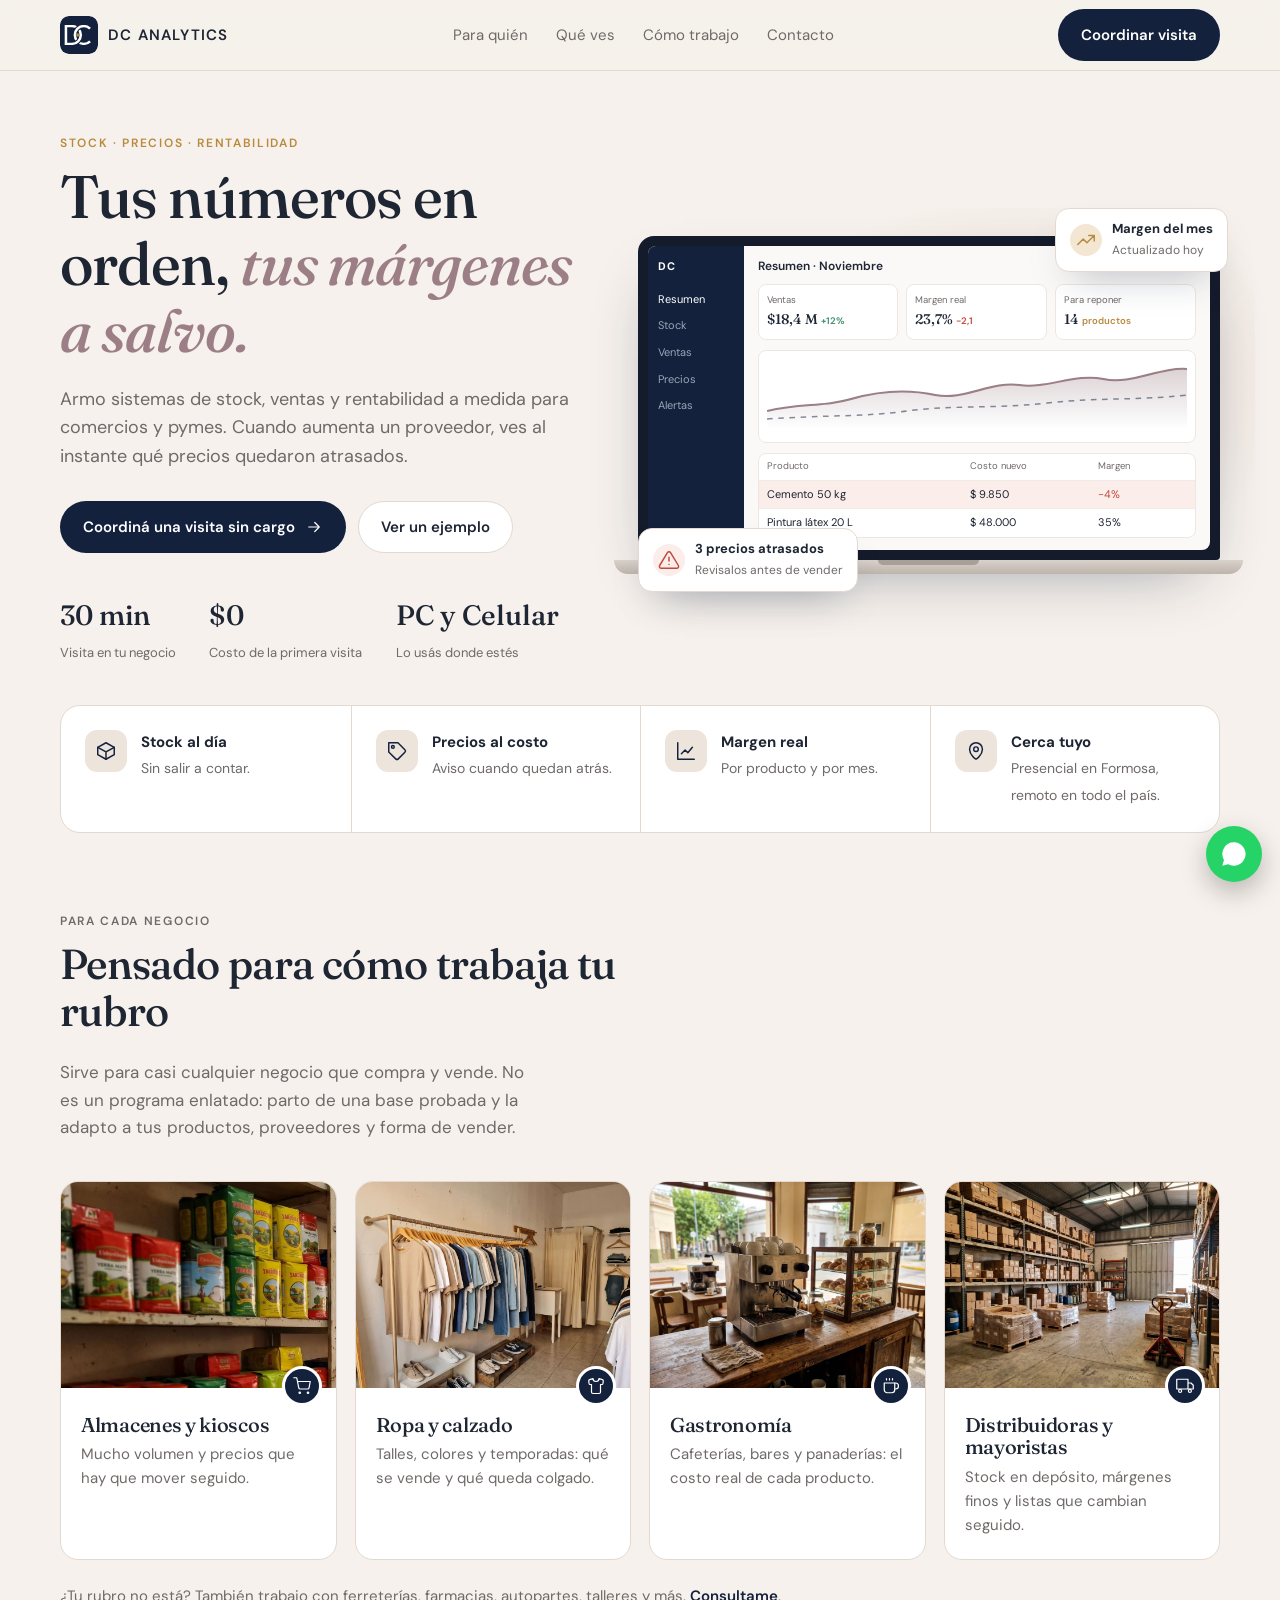
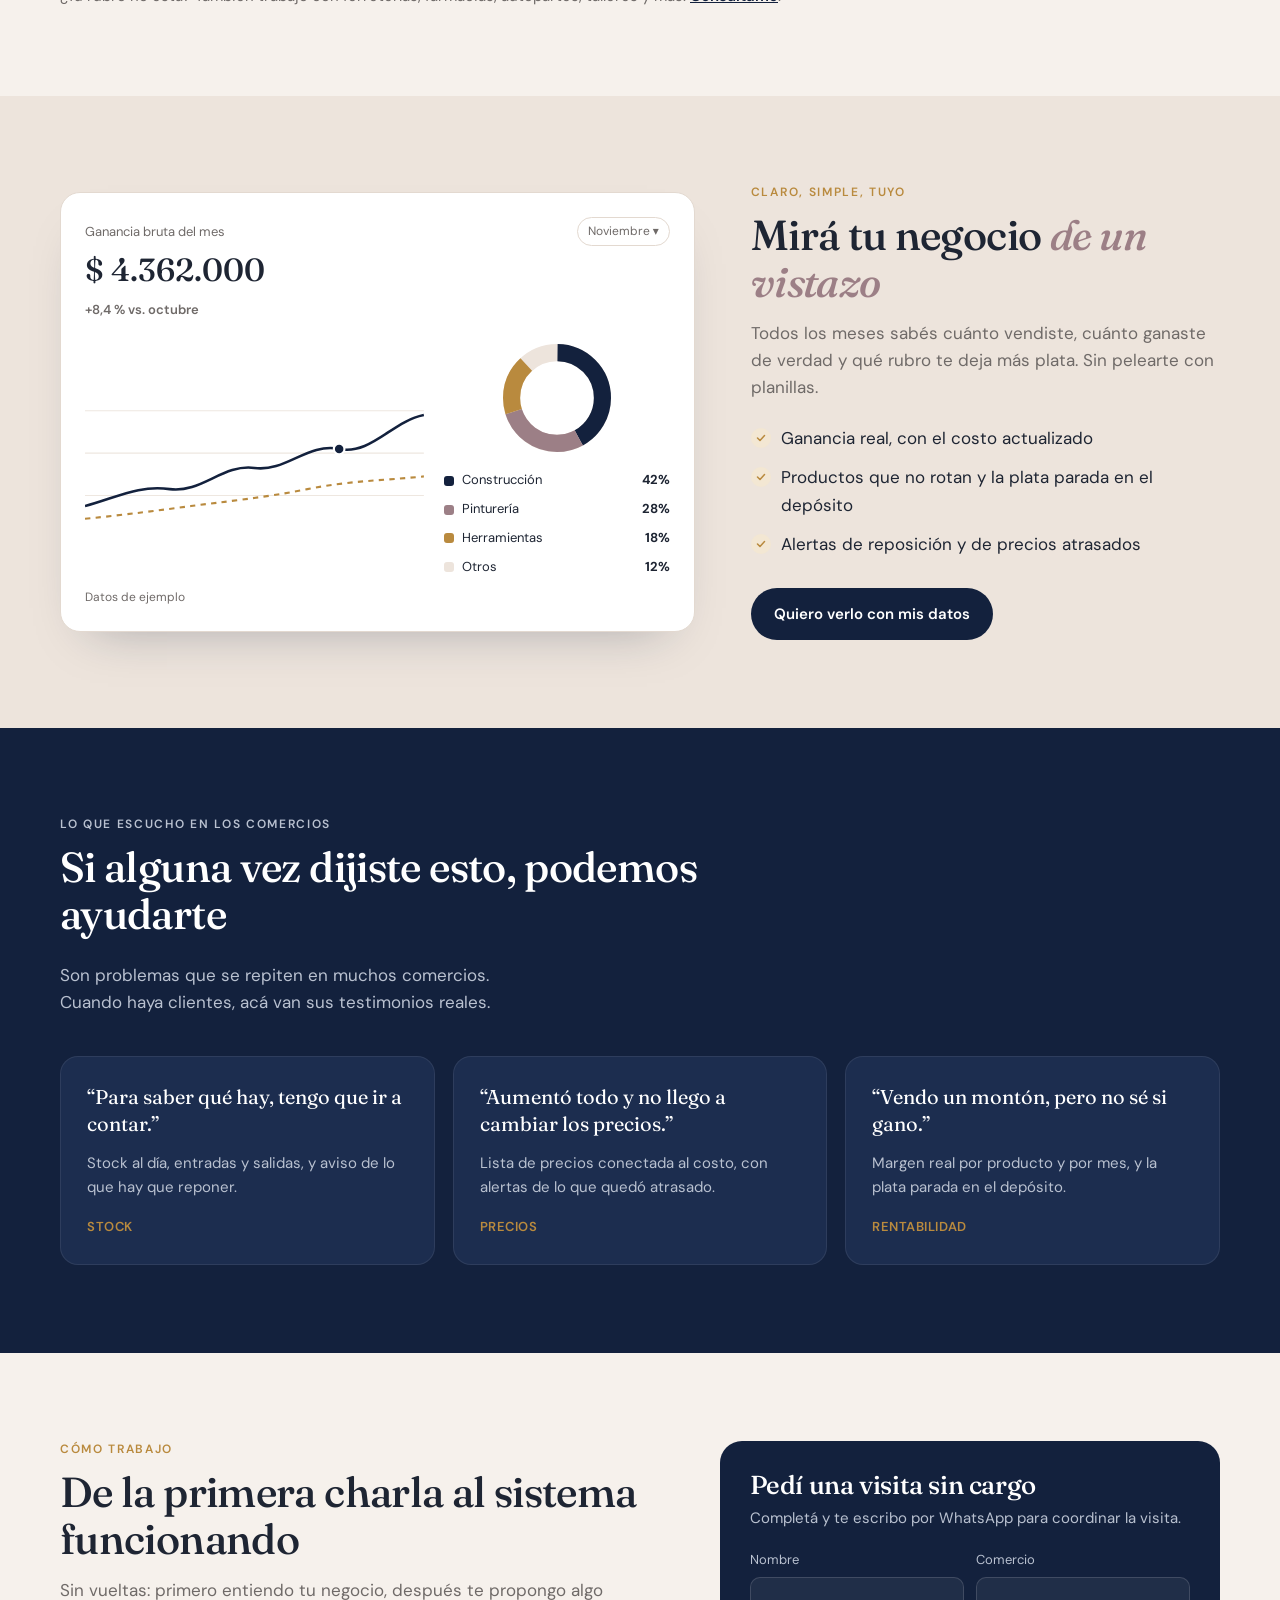
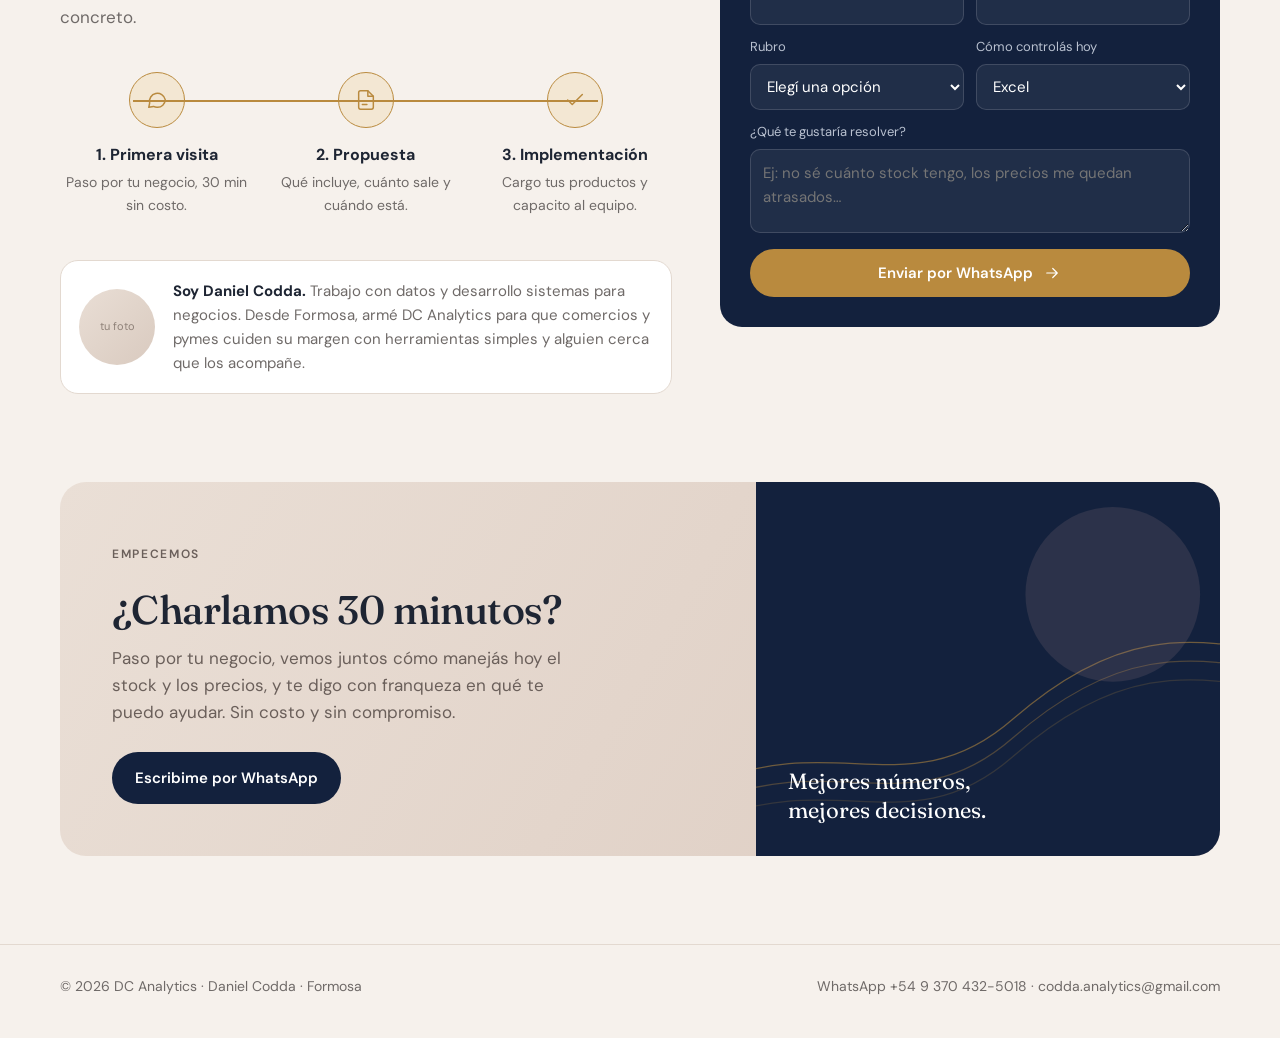
<file: index.html>
<!doctype html>
<html lang="es-AR">
<head>
<meta charset="utf-8">
<meta name="viewport" content="width=device-width, initial-scale=1">
<title>DC Analytics · Stock, ventas y rentabilidad para comercios y pymes</title>
<meta name="description" content="Sistemas de stock, ventas y rentabilidad a medida para comercios y pymes. Atención presencial en Formosa y remota en todo el país. Coordiná una visita sin cargo.">
<meta name="theme-color" content="#13213D">
<meta property="og:title" content="DC Analytics · Tus números en orden, tus márgenes a salvo">
<meta property="og:description" content="Stock, ventas y rentabilidad a medida para comercios y pymes.">
<link rel="canonical" href="https://dcanalytics.tech/">
<meta property="og:url" content="https://dcanalytics.tech/">
<meta property="og:image" content="https://dcanalytics.tech/assets/og-image.png">
<meta property="og:type" content="website">
<link rel="icon" type="image/svg+xml" href="assets/favicon.svg">
<link rel="icon" type="image/png" href="assets/favicon.png">
<link rel="apple-touch-icon" href="assets/apple-touch-icon.png">
<link rel="preconnect" href="https://fonts.googleapis.com">
<link rel="preconnect" href="https://fonts.gstatic.com" crossorigin>
<link href="https://fonts.googleapis.com/css2?family=Fraunces:opsz,wght@9..144,400;9..144,500;9..144,600&family=DM+Sans:wght@400;500;600&display=swap" rel="stylesheet">
<link rel="stylesheet" href="styles.css">
<script>document.documentElement.classList.add("js")</script>
</head>
<body>

<header class="nav"><div class="wrap">
  <a class="brand" href="#"><img src="assets/favicon.svg" alt="">DC Analytics</a>
  <nav><a href="#rubros">Para quién</a><a href="#ver">Qué ves</a><a href="#trabajo">Cómo trabajo</a><a href="#contacto">Contacto</a></nav>
  <a class="btn btn-dark" href="#contacto">Coordinar visita</a>
</div></header>

<main>
  <!-- HERO (GRID: titular con segunda línea en color + laptop + stats) -->
  <section class="hero"><div class="wrap">
    <div class="hero-grid">
      <div>
        <p class="kicker">Stock · Precios · Rentabilidad</p>
        <h1>Tus números en orden, <em>tus márgenes a salvo.</em></h1>
        <p class="lead">Armo sistemas de stock, ventas y rentabilidad a medida para comercios y pymes. Cuando aumenta un proveedor, ves al instante qué precios quedaron atrasados.</p>
        <div class="hero-ctas">
          <a class="btn btn-dark" href="#contacto">Coordiná una visita sin cargo
            <svg class="ico" viewBox="0 0 24 24"><path d="M5 12h14M13 6l6 6-6 6"/></svg></a>
          <a class="btn btn-line" href="#ver">Ver un ejemplo</a>
        </div>
        <div class="stats">
          <div><b>30 min</b><span>Visita en tu negocio</span></div>
          <div><b>$0</b><span>Costo de la primera visita</span></div>
          <div><b>PC y Celular</b><span>Lo usás donde estés</span></div>
        </div>
      </div>

      <div class="scene">
        <div class="laptop" role="img" aria-label="Ejemplo del sistema con datos ficticios">
          <div class="screen"><div class="app">
            <div class="side"><b>DC</b><span class="on">Resumen</span><span>Stock</span><span>Ventas</span><span>Precios</span><span>Alertas</span></div>
            <div class="main">
              <h4>Resumen · Noviembre</h4>
              <div class="k">
                <div><small>Ventas</small><strong data-to="18.4" data-dec="1" data-pre="$" data-suf=" M">$18,4 M</strong> <i class="g">+12%</i></div>
                <div><small>Margen real</small><strong data-to="23.7" data-dec="1" data-suf="%">23,7%</strong> <i class="r">−2,1</i></div>
                <div><small>Para reponer</small><strong data-to="14">14</strong> <i style="color:var(--gold)">productos</i></div>
              </div>
              <div class="chart">
                <svg viewBox="0 0 300 70" width="100%" height="70" preserveAspectRatio="none" aria-hidden="true">
                  <defs><linearGradient id="ga" x1="0" x2="0" y1="0" y2="1"><stop offset="0" stop-color="#9C7F86" stop-opacity=".35"/><stop offset="1" stop-color="#9C7F86" stop-opacity="0"/></linearGradient></defs>
                  <path class="h-area" d="M0 52 C25 44 40 48 60 40 S100 30 120 36 160 22 180 26 220 14 240 20 280 8 300 10 V70 H0Z" fill="url(#ga)"/>
                  <path class="draw h-line" pathLength="1" d="M0 52 C25 44 40 48 60 40 S100 30 120 36 160 22 180 26 220 14 240 20 280 8 300 10" fill="none" stroke="#9C7F86" stroke-width="2"/>
                  <path d="M0 60 C40 56 70 58 100 52 S160 50 200 44 260 42 300 36" fill="none" stroke="#13213D" stroke-width="1.5" stroke-dasharray="4 4" opacity=".5" class="h-dash"/>
                </svg>
              </div>
              <div class="tbl">
                <div><span>Producto</span><span>Costo nuevo</span><span>Margen</span></div>
                <div class="bad"><span>Cemento 50 kg</span><span>$ 9.850</span><span class="r">−4%</span></div>
                <div><span>Pintura látex 20 L</span><span>$ 48.000</span><span>35%</span></div>
              </div>
            </div>
          </div></div>
          <div class="base"></div>
        </div>
        <div class="float f1"><span class="dot"><svg class="ico" viewBox="0 0 24 24"><path d="M3 17l6-6 4 4 8-8M15 7h6v6"/></svg></span><div><b>Margen del mes</b><span>Actualizado hoy</span></div></div>
        <div class="float f2"><span class="dot"><svg class="ico" viewBox="0 0 24 24"><path d="M12 9v4M12 17h.01M10.3 3.9L1.8 18a2 2 0 0 0 1.7 3h17a2 2 0 0 0 1.7-3L13.7 3.9a2 2 0 0 0-3.4 0Z"/></svg></span><div><b>3 precios atrasados</b><span>Revisalos antes de vender</span></div></div>
      </div>
    </div>

    <!-- Franja de 4 beneficios (GRID) -->
    <div class="strip">
      <div><span class="ib"><svg class="ico" viewBox="0 0 24 24"><path d="M21 8l-9-5-9 5v8l9 5 9-5V8Z"/><path d="M3 8l9 5 9-5M12 13v8"/></svg></span><p><b>Stock al día</b><span>Sin salir a contar.</span></p></div>
      <div><span class="ib"><svg class="ico" viewBox="0 0 24 24"><path d="M20.6 13.4l-7.2 7.2a2 2 0 0 1-2.8 0L3 13V3h10l7.6 7.6a2 2 0 0 1 0 2.8Z"/><circle cx="7.5" cy="7.5" r="1.5"/></svg></span><p><b>Precios al costo</b><span>Aviso cuando quedan atrás.</span></p></div>
      <div><span class="ib"><svg class="ico" viewBox="0 0 24 24"><path d="M3 3v18h18"/><path d="M7 15l4-4 3 3 5-6"/></svg></span><p><b>Margen real</b><span>Por producto y por mes.</span></p></div>
      <div><span class="ib"><svg class="ico" viewBox="0 0 24 24"><path d="M12 21s-7-4.4-7-11a7 7 0 0 1 14 0c0 6.6-7 11-7 11Z"/><circle cx="12" cy="10" r="2.5"/></svg></span><p><b>Cerca tuyo</b><span>Presencial en Formosa, remoto en todo el país.</span></p></div>
    </div>
  </div></section>

  <!-- RUBROS (Prosperum: tarjetas con foto + badge) -->
  <section id="rubros" style="padding-top:40px"><div class="wrap">
    <div class="head">
      <div><p class="kicker">Para cada negocio</p><h2>Pensado para cómo trabaja tu rubro</h2></div>
      <p>Sirve para casi cualquier negocio que compra y vende. No es un programa enlatado: parto de una base probada y la adapto a tus productos, proveedores y forma de vender.</p>
    </div>
    <div class="rubros">
      <article class="rubro"><div class="ph"><span class="ph-img"><img src="assets/fotos/almacen.jpg" alt="Estantes de un almacén con paquetes de yerba mate" loading="lazy" width="960" height="720"></span><span class="badge"><svg class="ico" viewBox="0 0 24 24"><circle cx="9" cy="21" r="1"/><circle cx="20" cy="21" r="1"/><path d="M1 1h4l2.7 13.4a2 2 0 0 0 2 1.6h9.7a2 2 0 0 0 2-1.6L23 6H6"/></svg></span></div>
        <div class="tx"><h3>Almacenes y kioscos</h3><p>Mucho volumen y precios que hay que mover seguido.</p></div></article>
      <article class="rubro"><div class="ph"><span class="ph-img"><img src="assets/fotos/ropa.jpg" alt="Perchero con remeras y jeans en una tienda de ropa" loading="lazy" width="960" height="720"></span><span class="badge"><svg class="ico" viewBox="0 0 24 24"><path d="M20.4 3.5 16 2a4 4 0 0 1-8 0L3.6 3.5a2 2 0 0 0-1.3 2.2l.6 3.5a1 1 0 0 0 1 .8H6v10a2 2 0 0 0 2 2h8a2 2 0 0 0 2-2V10h2.1a1 1 0 0 0 1-.8l.6-3.5a2 2 0 0 0-1.3-2.2Z"/></svg></span></div>
        <div class="tx"><h3>Ropa y calzado</h3><p>Talles, colores y temporadas: qué se vende y qué queda colgado.</p></div></article>
      <article class="rubro"><div class="ph"><span class="ph-img"><img src="assets/fotos/gastronomia.jpg" alt="Barra de una cafetería con máquina de café y vitrina de medialunas" loading="lazy" width="960" height="720"></span><span class="badge"><svg class="ico" viewBox="0 0 24 24"><path d="M17 8h1a4 4 0 1 1 0 8h-1"/><path d="M3 8h14v9a4 4 0 0 1-4 4H7a4 4 0 0 1-4-4Z"/><path d="M6 2v2M10 2v2M14 2v2"/></svg></span></div>
        <div class="tx"><h3>Gastronomía</h3><p>Cafeterías, bares y panaderías: el costo real de cada producto.</p></div></article>
      <article class="rubro"><div class="ph"><span class="ph-img"><img src="assets/fotos/deposito.jpg" alt="Depósito con estanterías, cajas y pallets" loading="lazy" width="960" height="720"></span><span class="badge"><svg class="ico" viewBox="0 0 24 24"><path d="M1 3h15v13H1zM16 8h4l3 3v5h-7"/><circle cx="5.5" cy="18.5" r="2"/><circle cx="18.5" cy="18.5" r="2"/></svg></span></div>
        <div class="tx"><h3>Distribuidoras y mayoristas</h3><p>Stock en depósito, márgenes finos y listas que cambian seguido.</p></div></article>
    </div>
    <p class="more">¿Tu rubro no está? También trabajo con ferreterías, farmacias, autopartes, talleres y más. <a href="#contacto">Consultame</a>.</p>
  </div></section>

  <!-- VISUALIZÁ (GRID: panel con gráfico a la izquierda, texto a la derecha) -->
  <section class="viz" id="ver"><div class="wrap viz-grid">
    <div class="panel" role="img" aria-label="Ejemplo de reporte de rentabilidad con datos ficticios">
      <div class="panel-top">
        <div><small>Ganancia bruta del mes</small><strong>$ 4.362.000</strong><small class="g" style="font-weight:600">+8,4 % vs. octubre</small></div>
        <span class="pill">Noviembre ▾</span>
      </div>
      <div class="panel-body">
        <svg viewBox="0 0 320 150" width="100%" aria-hidden="true">
          <g stroke="#EEE7E0"><line x1="0" y1="30" x2="320" y2="30"/><line x1="0" y1="70" x2="320" y2="70"/><line x1="0" y1="110" x2="320" y2="110"/></g>
          <path class="draw" pathLength="1" d="M0 120 C30 112 50 100 80 104 S130 80 160 84 210 60 240 66 290 40 320 34" fill="none" stroke="#13213D" stroke-width="2.4"/>
          <path d="M0 132 C40 128 70 124 100 120 S170 112 210 104 280 96 320 92" fill="none" stroke="#B98A3E" stroke-width="2" stroke-dasharray="5 5" class="v-dash"/>
          <circle class="v-dot" cx="240" cy="66" r="5" fill="#13213D" stroke="#fff" stroke-width="2"/>
        </svg>
        <div>
          <svg viewBox="0 0 42 42" width="120" style="display:block;margin:0 auto 12px" aria-hidden="true">
            <circle cx="21" cy="21" r="15.9" fill="none" stroke="#EDE4DC" stroke-width="6"/>
            <circle cx="21" cy="21" r="15.9" fill="none" stroke="#13213D" stroke-width="6" stroke-dashoffset="25" class="seg" style="--seg:42 58"/>
            <circle cx="21" cy="21" r="15.9" fill="none" stroke="#9C7F86" stroke-width="6" stroke-dashoffset="-17" class="seg" style="--seg:28 72"/>
            <circle cx="21" cy="21" r="15.9" fill="none" stroke="#B98A3E" stroke-width="6" stroke-dashoffset="-45" class="seg" style="--seg:18 82"/>
          </svg>
          <div class="legend">
            <div><i style="background:#13213D"></i>Construcción<b>42%</b></div>
            <div><i style="background:#9C7F86"></i>Pinturería<b>28%</b></div>
            <div><i style="background:#B98A3E"></i>Herramientas<b>18%</b></div>
            <div><i style="background:#EDE4DC"></i>Otros<b>12%</b></div>
          </div>
        </div>
      </div>
      <p class="muted" style="font-size:12px;margin-top:10px">Datos de ejemplo</p>
    </div>
    <div>
      <p class="kicker">Claro, simple, tuyo</p>
      <h2 style="font-size:clamp(30px,3.6vw,42px)">Mirá tu negocio <em style="color:var(--rose)">de un vistazo</em></h2>
      <p class="muted" style="margin-top:14px">Todos los meses sabés cuánto vendiste, cuánto ganaste de verdad y qué rubro te deja más plata. Sin pelearte con planillas.</p>
      <ul class="checks">
        <li>Ganancia real, con el costo actualizado</li>
        <li>Productos que no rotan y la plata parada en el depósito</li>
        <li>Alertas de reposición y de precios atrasados</li>
      </ul>
      <a class="btn btn-dark" href="#contacto">Quiero verlo con mis datos</a>
    </div>
  </div></section>

  <!-- VOCES (GRID: banda oscura con testimonios → frases reales que escucho) -->
  <section class="voices"><div class="wrap">
    <div class="head">
      <div><p class="kicker">Lo que escucho en los comercios</p><h2>Si alguna vez dijiste esto, podemos ayudarte</h2></div>
      <p>Son problemas que se repiten en muchos comercios. Cuando haya clientes, acá van sus testimonios reales.</p>
    </div>
    <div class="quotes">
      <div class="quote"><q>Para saber qué hay, tengo que ir a contar.</q><p>Stock al día, entradas y salidas, y aviso de lo que hay que reponer.</p><small>STOCK</small></div>
      <div class="quote"><q>Aumentó todo y no llego a cambiar los precios.</q><p>Lista de precios conectada al costo, con alertas de lo que quedó atrasado.</p><small>PRECIOS</small></div>
      <div class="quote"><q>Vendo un montón, pero no sé si gano.</q><p>Margen real por producto y por mes, y la plata parada en el depósito.</p><small>RENTABILIDAD</small></div>
    </div>
  </div></section>

  <!-- CÓMO TRABAJO + FORM (Prosperum) -->
  <section id="trabajo"><div class="wrap work">
    <div>
      <p class="kicker">Cómo trabajo</p>
      <h2 style="font-size:clamp(30px,3.6vw,42px)">De la primera charla al sistema funcionando</h2>
      <p class="muted" style="margin:14px 0 40px">Sin vueltas: primero entiendo tu negocio, después te propongo algo concreto.</p>
      <div class="steps">
        <div class="step"><div class="c"><svg class="ico" viewBox="0 0 24 24"><path d="M21 11.5a8.4 8.4 0 0 1-9 8.4 8.6 8.6 0 0 1-3.8-.9L3 20l1-4.7A8.4 8.4 0 1 1 21 11.5Z"/></svg></div><b>1. Primera visita</b><span>Paso por tu negocio, 30 min sin costo.</span></div>
        <div class="step"><div class="c"><svg class="ico" viewBox="0 0 24 24"><path d="M14 2H6a2 2 0 0 0-2 2v16a2 2 0 0 0 2 2h12a2 2 0 0 0 2-2V8Z"/><path d="M14 2v6h6M8 13h8M8 17h5"/></svg></div><b>2. Propuesta</b><span>Qué incluye, cuánto sale y cuándo está.</span></div>
        <div class="step"><div class="c"><svg class="ico" viewBox="0 0 24 24"><path d="M20 6L9 17l-5-5"/></svg></div><b>3. Implementación</b><span>Cargo tus productos y capacito al equipo.</span></div>
      </div>
      <div class="about">
        <div class="av">tu foto</div>
        <p><b>Soy Daniel Codda.</b> Trabajo con datos y desarrollo sistemas para negocios. Desde Formosa, armé DC Analytics para que comercios y pymes cuiden su margen con herramientas simples y alguien cerca que los acompañe.</p>
      </div>
    </div>

    <form id="contacto" onsubmit="return enviar(event)">
      <h3>Pedí una visita sin cargo</h3>
      <p>Completá y te escribo por WhatsApp para coordinar la visita.</p>
      <div class="fields">
        <label>Nombre<input name="nombre" required autocomplete="name"></label>
        <label>Comercio<input name="comercio" required></label>
        <label>Rubro
          <select name="rubro" onchange="otroRubro(this)">
            <option value="" disabled selected>Elegí una opción</option>
            <optgroup label="Comercio">
              <option>Almacén / autoservicio / kiosco</option>
              <option>Ropa / calzado / accesorios</option>
              <option>Ferretería / corralón / materiales</option>
              <option>Electrónica / celulares / computación</option>
              <option>Farmacia / perfumería</option>
              <option>Librería / juguetería / regalería</option>
              <option>Mueblería / bazar / hogar</option>
              <option>Autopartes / repuestos / motos</option>
              <option>Veterinaria / pet shop / agro</option>
            </optgroup>
            <optgroup label="Gastronomía">
              <option>Cafetería / bar</option>
              <option>Restaurante / rotisería / delivery</option>
              <option>Panadería / pastelería</option>
            </optgroup>
            <optgroup label="Mayorista y servicios">
              <option>Distribuidora / mayorista</option>
              <option>Taller / servicio técnico</option>
              <option>Gimnasio / estética / salud</option>
            </optgroup>
            <option value="Otro">Otro</option>
          </select>
        </label>
        <label class="full" id="otro-wrap" hidden>¿Cuál es tu rubro?<input name="rubroOtro" placeholder="Ej: óptica, vivero, imprenta…"></label>
        <label>Cómo controlás hoy
          <select name="hoy"><option>Excel</option><option>Cuaderno</option><option>Un sistema</option><option>No lo controlo</option></select>
        </label>
        <label class="full">¿Qué te gustaría resolver?<textarea name="msg" placeholder="Ej: no sé cuánto stock tengo, los precios me quedan atrasados…"></textarea></label>
      </div>
      <button class="btn btn-gold" type="submit">Enviar por WhatsApp
        <svg class="ico" viewBox="0 0 24 24"><path d="M5 12h14M13 6l6 6-6 6"/></svg></button>
    </form>
  </div></section>

  <!-- CTA final (GRID: banda con arte a la derecha) -->
  <div class="cta"><div class="wrap"><div class="cta-box">
    <div class="tx">
      <p class="kicker">Empecemos</p>
      <h2>¿Charlamos 30 minutos?</h2>
      <p>Paso por tu negocio, vemos juntos cómo manejás hoy el stock y los precios, y te digo con franqueza en qué te puedo ayudar. Sin costo y sin compromiso.</p>
      <a class="btn btn-dark" data-wa href="https://wa.me/5493704325018">Escribime por WhatsApp</a>
    </div>
    <div class="cta-art" aria-hidden="true">
      <svg viewBox="0 0 400 300" preserveAspectRatio="xMidYMid slice">
        <g fill="none" stroke="#B98A3E" stroke-opacity=".55">
          <path d="M-20 240 C80 200 140 260 220 190 S360 120 440 140"/>
          <path d="M-20 255 C80 215 140 275 220 205 S360 135 440 155" stroke-opacity=".35"/>
          <path d="M-20 270 C80 230 140 290 220 220 S360 150 440 170" stroke-opacity=".2"/>
        </g>
        <circle cx="300" cy="90" r="70" fill="#9C7F86" fill-opacity=".18"/>
      </svg>
      <span>Mejores números,<br>mejores decisiones.</span>
    </div>
  </div></div></div>
</main>

<footer><div class="wrap">
  <span>© 2026 DC Analytics · Daniel Codda · Formosa</span>
  <span>WhatsApp +54 9 370 432-5018 · codda.analytics@gmail.com</span>
</div></footer>

<a class="wa" data-wa href="https://wa.me/5493704325018" aria-label="WhatsApp"><svg viewBox="0 0 24 24"><path d="M12 2a10 10 0 0 0-8.6 15.1L2 22l5-1.3A10 10 0 1 0 12 2Zm4.5 12.1c-.2-.1-1.5-.7-1.7-.8s-.4-.1-.6.1-.7.8-.8 1-.3.2-.5.1a6.7 6.7 0 0 1-3.3-2.9c-.3-.4.2-.4.7-1.3a.5.5 0 0 0 0-.4l-.8-1.8c-.2-.5-.4-.4-.6-.4h-.5a1 1 0 0 0-.7.3 3 3 0 0 0-.9 2.2 5.1 5.1 0 0 0 1.1 2.7 11.7 11.7 0 0 0 4.5 4c1.7.7 2.3.8 3.2.7a2.7 2.7 0 0 0 1.8-1.3 2.2 2.2 0 0 0 .1-1.3c0-.1-.2-.2-.4-.3Z"/></svg></a>

<script src="script.js"></script>
</body>
</html>
</file>
<file: styles.css>
:root{
  --bg:#F6F1EC; --sand:#EDE4DC; --paper:#FFFFFF; --line:#E3D9D0;
  --navy:#13213D; --navy-2:#1C2D4F; --ink:#1E2533; --soft:#6F6A68;
  --gold:#B98A3E; --gold-soft:#F3E7D3; --rose:#9C7F86;
  --green:#3E8E6A; --red:#C0493B;
  --serif:"Fraunces", Georgia, serif; --sans:"DM Sans", system-ui, sans-serif;
}
*{box-sizing:border-box;margin:0;padding:0}
html{scroll-behavior:smooth}
body{background:var(--bg);color:var(--ink);font:17px/1.6 var(--sans);overflow-x:hidden}
img{max-width:100%;display:block}
a{color:inherit}
.wrap{width:min(1160px,100% - 32px);margin-inline:auto}
h1,h2,h3{font-family:var(--serif);font-weight:500;letter-spacing:-.015em;line-height:1.12}
.kicker{font:600 12px var(--sans);letter-spacing:.14em;text-transform:uppercase;color:var(--gold);margin-bottom:12px}
.muted{color:var(--soft)}
.btn{display:inline-flex;align-items:center;gap:10px;padding:13px 22px;border-radius:999px;font-weight:600;font-size:15px;text-decoration:none;border:1px solid transparent;cursor:pointer;font-family:var(--sans)}
.btn-dark{background:var(--navy);color:#fff}
.btn-dark:hover{background:var(--navy-2)}
.btn-gold{background:var(--gold);color:#fff}
.btn-line{border-color:var(--line);background:var(--paper)}
.btn svg{width:18px;height:18px}
.ico{width:22px;height:22px;stroke:currentColor;fill:none;stroke-width:1.6;stroke-linecap:round;stroke-linejoin:round}

/* NAV */
.nav{position:sticky;top:0;z-index:20;background:rgba(246,241,236,.9);backdrop-filter:blur(10px);border-bottom:1px solid var(--line)}
.nav .wrap{display:flex;align-items:center;justify-content:space-between;height:70px;gap:20px}
.brand{display:flex;align-items:center;gap:10px;font-weight:600;letter-spacing:.08em;text-transform:uppercase;font-size:15px;text-decoration:none}
.brand img{width:38px;height:38px;border-radius:9px}
.nav nav{display:flex;gap:28px;font-size:15px}
.nav nav a{text-decoration:none;color:var(--soft)}
.nav nav a:hover{color:var(--ink)}

/* HERO */
.hero{padding:64px 0 40px;overflow-x:clip}
.hero-grid{display:grid;grid-template-columns:1fr 1.1fr;gap:48px;align-items:center}
.hero h1{font-size:clamp(38px,5vw,60px)}
.hero h1 em{font-style:italic;color:var(--rose)}
.hero p.lead{margin-top:20px;font-size:18px;color:var(--soft);max-width:30em}
.hero-ctas{display:flex;gap:12px;flex-wrap:wrap;margin-top:30px}
.stats{display:grid;grid-template-columns:repeat(3,auto);gap:clamp(18px,2.6vw,36px);margin-top:40px;justify-content:start}
.stats b{display:block;font-family:var(--serif);font-size:28px;font-weight:500;white-space:nowrap}
.stats span{font-size:13px;color:var(--soft)}

/* Laptop mockup */
.scene{position:relative;padding:28px 0 18px}
.scene::before{content:"";position:absolute;inset:0 -6% 0 8%;background:radial-gradient(70% 70% at 60% 45%,#E6D6CC,transparent 70%);border-radius:40px;z-index:0}
.laptop{position:relative;z-index:1;width:100%;max-width:600px;margin-left:auto}
.screen{background:#141B2B;border-radius:16px 16px 4px 4px;padding:10px;box-shadow:0 30px 60px -25px rgba(19,33,61,.45)}
.base{height:14px;background:linear-gradient(#D9D2CB,#BDB4AB);border-radius:0 0 14px 14px;margin:0 -4%;position:relative}
.base::after{content:"";position:absolute;left:42%;right:42%;top:0;height:5px;background:#A8A096;border-radius:0 0 6px 6px}
.app{background:#FBF9F7;border-radius:8px;overflow:hidden;display:grid;grid-template-columns:96px 1fr;min-height:300px;font-size:11px}
.side{background:var(--navy);color:#C9D0DD;padding:12px 10px;display:grid;align-content:start;gap:9px}
.side b{color:#fff;font-size:11px;letter-spacing:.1em;margin-bottom:6px}
.side span{opacity:.75}.side span.on{opacity:1;color:#fff}
.main{padding:12px 14px;display:grid;gap:10px}
.main h4{font:600 12px var(--sans)}
.k{display:grid;grid-template-columns:repeat(3,1fr);gap:8px}
.k div{background:#fff;border:1px solid #EEE7E0;border-radius:8px;padding:8px}
.k small{display:block;color:var(--soft);font-size:9.5px}
.k strong{font-size:14px;font-family:var(--serif);font-weight:500}
.k i{font-style:normal;font-size:9.5px;font-weight:600}
.g{color:var(--green)}.r{color:var(--red)}
.chart{background:#fff;border:1px solid #EEE7E0;border-radius:8px;padding:8px}
.tbl{background:#fff;border:1px solid #EEE7E0;border-radius:8px;overflow:hidden}
.tbl div{display:grid;grid-template-columns:1.6fr 1fr .7fr;padding:5px 8px;border-top:1px solid #F1EBE5}
.tbl div:first-child{border-top:0;color:var(--soft);font-size:9.5px}
.tbl .bad{background:#FBEDEA}
.float{position:absolute;z-index:2;background:#fff;border:1px solid var(--line);border-radius:14px;padding:10px 14px;box-shadow:0 18px 40px -18px rgba(19,33,61,.35);font-size:13px;display:flex;gap:10px;align-items:center}
.float b{display:block;font-size:13px}.float span{color:var(--soft);font-size:12px}
.float .dot{width:32px;height:32px;border-radius:50%;display:grid;place-items:center;flex:none}
.f1{top:0;right:-8px}.f1 .dot{background:var(--gold-soft);color:var(--gold)}
.f2{bottom:0;left:0}.f2 .dot{background:#FBEDEA;color:var(--red)}

/* FEATURE STRIP */
.strip{margin-top:40px;background:var(--paper);border:1px solid var(--line);border-radius:20px;display:grid;grid-template-columns:repeat(4,1fr)}
.strip div{padding:24px;display:flex;gap:14px;align-items:flex-start}
.strip div+div{border-left:1px solid var(--line)}
.strip .ib{width:42px;height:42px;border-radius:12px;background:var(--sand);display:grid;place-items:center;flex:none;color:var(--navy)}
.strip b{display:block;font-size:15px}.strip span{font-size:14px;color:var(--soft)}

/* SECCIONES */
section{padding:88px 0}
.head{display:flex;justify-content:space-between;align-items:end;gap:24px;margin-bottom:40px;flex-wrap:wrap}
.head h2{font-size:clamp(30px,3.6vw,42px);max-width:16em}
.head p{max-width:28em;color:var(--soft)}

.rubros{display:grid;grid-template-columns:repeat(4,1fr);gap:18px}
.rubro{background:var(--paper);border:1px solid var(--line);border-radius:18px;overflow:hidden;display:flex;flex-direction:column}
.ph{aspect-ratio:4/3;position:relative;display:grid;place-items:center;color:#8F8279;font-size:12.5px;text-align:center;padding:12px;
    background:linear-gradient(135deg,#E9DED5,#D9CABF)}
.ph::after{content:"";position:absolute;inset:10px;border:1px dashed rgba(143,130,121,.5);border-radius:10px}
.rubro .badge{position:absolute;right:14px;bottom:-18px;width:40px;height:40px;border-radius:50%;background:var(--navy);color:#fff;display:grid;place-items:center;z-index:1;border:3px solid var(--paper)}
.rubro .badge .ico{width:18px;height:18px}
.rubro .tx{padding:26px 20px 22px}
.rubro h3{font-size:20px}
.rubro p{font-size:15px;color:var(--soft);margin-top:6px}

/* VISUALIZÁ */
.viz{background:var(--sand)}
.viz-grid{display:grid;grid-template-columns:1.15fr .85fr;gap:56px;align-items:center}
.panel{background:var(--paper);border-radius:20px;padding:24px;border:1px solid var(--line);box-shadow:0 24px 50px -30px rgba(19,33,61,.35)}
.panel-top{display:flex;justify-content:space-between;align-items:start;gap:16px}
.panel-top small{color:var(--soft);font-size:13px}
.panel-top strong{display:block;font-family:var(--serif);font-size:32px;font-weight:500}
.pill{font-size:12px;border:1px solid var(--line);border-radius:999px;padding:4px 10px;color:var(--soft);white-space:nowrap}
.panel-body{display:grid;grid-template-columns:1.5fr 1fr;gap:20px;margin-top:16px;align-items:center}
.legend{display:grid;gap:8px;font-size:13px}
.legend div{display:grid;grid-template-columns:10px 1fr auto;gap:8px;align-items:center}
.legend i{width:10px;height:10px;border-radius:3px}
.checks{list-style:none;display:grid;gap:12px;margin:24px 0 30px}
.checks li{display:flex;gap:10px}
.checks li::before{content:"";flex:none;width:20px;height:20px;margin-top:3px;border-radius:50%;background:var(--gold-soft) url("data:image/svg+xml,%3Csvg xmlns='http://www.w3.org/2000/svg' viewBox='0 0 24 24' fill='none' stroke='%23B98A3E' stroke-width='3' stroke-linecap='round' stroke-linejoin='round'%3E%3Cpath d='M5 12l5 5 9-10'/%3E%3C/svg%3E") center/12px no-repeat}

/* VOCES (navy) */
.voices{background:var(--navy);color:#fff}
.voices .head p{color:#B9C1D0}
.quotes{display:grid;grid-template-columns:repeat(3,1fr);gap:18px}
.quote{background:var(--navy-2);border:1px solid rgba(255,255,255,.08);border-radius:18px;padding:26px}
.quote q{font-family:var(--serif);font-size:20px;line-height:1.35;display:block;quotes:"“" "”"}
.quote p{color:#B9C1D0;font-size:15px;margin-top:14px}
.quote small{display:block;margin-top:18px;color:var(--gold);font-weight:600;font-size:13px;letter-spacing:.04em}

/* PASOS + FORM */
.work{display:grid;grid-template-columns:1.1fr .9fr;gap:48px;align-items:start}
.steps{display:grid;grid-template-columns:repeat(3,1fr);gap:16px;margin-top:8px;position:relative}
.steps::before{content:"";position:absolute;top:28px;left:12%;right:12%;border-top:1px dashed #CDBFB3}
.step{position:relative;text-align:center}
.step .c{width:56px;height:56px;border-radius:50%;background:var(--paper);border:1px solid var(--line);display:grid;place-items:center;margin:0 auto 14px;color:var(--navy)}
.step b{display:block;font-size:16px}
.step span{display:block;font-size:14px;color:var(--soft);margin-top:4px}
.about{margin-top:44px;display:flex;gap:18px;align-items:center;background:var(--paper);border:1px solid var(--line);border-radius:18px;padding:18px}
.about .av{width:76px;height:76px;border-radius:50%;flex:none;background:linear-gradient(135deg,#E9DED5,#D9CABF);display:grid;place-items:center;font-size:11px;color:#8F8279}
.about p{font-size:15px;color:var(--soft)}
.about b{color:var(--ink)}
form{background:var(--navy);color:#fff;border-radius:22px;padding:30px}
form h3{font-size:26px}
form p{color:#B9C1D0;font-size:15px;margin:6px 0 20px}
.fields{display:grid;grid-template-columns:1fr 1fr;gap:12px}
.fields .full{grid-column:1/-1}
label{font-size:13px;color:#B9C1D0;display:grid;gap:6px}
input,select,textarea{font:inherit;font-size:15px;color:#fff;background:rgba(255,255,255,.06);border:1px solid rgba(255,255,255,.14);border-radius:10px;padding:11px 12px;width:100%}
select option{color:#000}
textarea{min-height:84px;resize:vertical}
input:focus,select:focus,textarea:focus{outline:2px solid var(--gold);outline-offset:1px}
form .btn{margin-top:16px;width:100%;justify-content:center}

/* CTA */
.cta{padding:0 0 88px}
.cta-box{border-radius:26px;overflow:hidden;display:grid;grid-template-columns:1.2fr .8fr;background:linear-gradient(120deg,#EADFD6,#DCCBC0)}
.cta-box .tx{padding:52px}
.cta-box h2{font-size:clamp(28px,3.4vw,40px)}
.cta-box p{color:#6A5F5A;margin:12px 0 26px;max-width:28em}
.cta-art{background:var(--navy);position:relative;overflow:hidden;color:#fff;display:grid;place-items:end start;padding:32px;font-family:var(--serif);font-size:22px;line-height:1.3}
.cta-art svg{position:absolute;inset:0;width:100%;height:100%}
.cta-art span{position:relative}

footer{border-top:1px solid var(--line);padding:30px 0 40px;color:var(--soft);font-size:14px}
footer .wrap{display:flex;justify-content:space-between;gap:12px;flex-wrap:wrap}

.wa{position:fixed;right:18px;bottom:18px;width:56px;height:56px;border-radius:50%;background:#25D366;display:grid;place-items:center;box-shadow:0 10px 26px rgba(0,0,0,.25);z-index:30}
.wa svg{width:28px;height:28px;fill:#fff}

@media (max-width:980px){
  .hero-grid,.viz-grid,.work,.cta-box{grid-template-columns:1fr}
  .rubros{grid-template-columns:repeat(2,1fr)}
  .strip{grid-template-columns:1fr 1fr}
  .strip div:nth-child(3){border-left:0}
  .strip div:nth-child(n+3){border-top:1px solid var(--line)}
  .quotes{grid-template-columns:1fr}
  .nav nav{display:none}
  .cta-art{min-height:180px}
}
@media (max-width:600px){
  section{padding:64px 0}
  .hero{padding-top:36px}
  .stats{gap:16px;grid-template-columns:.8fr .7fr 1.3fr}
  .stats b{font-size:21px;white-space:nowrap}
  .strip,.rubros{grid-template-columns:1fr}
  .strip div+div{border-left:0;border-top:1px solid var(--line)}
  .app{grid-template-columns:1fr}.side{display:none}
  .f1{right:0}
  .panel-body{grid-template-columns:1fr}
  .steps{grid-template-columns:1fr;gap:22px}.steps::before{display:none}
  .fields{grid-template-columns:1fr}
  .cta-box .tx{padding:32px 22px}
  .nav .btn{display:none}
}
.ph-img{position:absolute;inset:0;overflow:hidden}
.ph img{position:absolute;inset:0;width:100%;height:100%;object-fit:cover}
.ph:has(img){background:var(--sand)}
.ph:has(img)::after{display:none}
.more{margin-top:24px;color:var(--soft);font-size:15px}
.more a{color:var(--navy);font-weight:600}
[hidden]{display:none!important}

/* =========================================================
   ANIMACIONES (solo si el visitante no pidió reducir movimiento)
   ========================================================= */

/* Menú: sombra al bajar y sección activa */
.nav{transition:box-shadow .3s}
.nav.scrolled{box-shadow:0 8px 24px -16px rgba(19,33,61,.35)}
.nav nav a{position:relative;transition:color .2s}
.nav nav a.active{color:var(--ink)}
.nav nav a::after{content:"";position:absolute;left:0;right:0;bottom:-6px;height:2px;border-radius:2px;background:var(--gold);transform:scaleX(0);transition:transform .3s}
.nav nav a.active::after{transform:scaleX(1)}

/* Tarjetas de rubros: elevación y zoom de la foto */
.rubro{transition:transform .35s ease,box-shadow .35s ease}
.rubro:hover{transform:translateY(-4px);box-shadow:0 22px 40px -26px rgba(19,33,61,.45)}
.ph img{transition:transform .7s ease}
.rubro:hover .ph img{transform:scale(1.06)}

/* Pasos: línea dorada que se completa y círculos que se encienden */
.steps::after{content:"";position:absolute;top:28px;left:12%;right:12%;border-top:2px solid var(--gold);transform:scaleX(0);transform-origin:left}
.step .c{transition:background .4s,border-color .4s,color .4s,transform .4s}
.steps.in .step .c{background:var(--gold-soft);border-color:var(--gold);color:var(--gold)}
@media (max-width:600px){.steps::after{display:none}}

.seg{stroke-dasharray:var(--seg)}

@media (prefers-reduced-motion:no-preference){
  /* Aparición suave al bajar, escalonada */
  .js .reveal{opacity:0;transform:translateY(22px);transition:opacity .7s ease,transform .7s cubic-bezier(.2,.7,.2,1);transition-delay:var(--d,0ms)}
  .js .reveal.in{opacity:1;transform:none}

  /* Pasos */
  .steps.in::after{transform:scaleX(1);transition:transform 1.3s cubic-bezier(.4,0,.2,1) .2s}
  .steps.in .step .c{animation:pop .5s ease both}
  .steps.in .step:nth-child(1) .c{transition-delay:.15s;animation-delay:.15s}
  .steps.in .step:nth-child(2) .c{transition-delay:.75s;animation-delay:.75s}
  .steps.in .step:nth-child(3) .c{transition-delay:1.35s;animation-delay:1.35s}

  /* Líneas que se dibujan */
  .js .draw{stroke-dasharray:1;stroke-dashoffset:1}
  .js .in .draw,.js .play .draw{stroke-dashoffset:0;transition:stroke-dashoffset 1.5s cubic-bezier(.4,0,.2,1) .35s}

  /* HERO en vivo */
  .js .scene .laptop{opacity:0;transform:translateY(16px)}
  .js .scene.play .laptop{opacity:1;transform:none;transition:opacity .7s ease,transform .7s ease}
  .js .scene .h-area,.js .scene .h-dash{opacity:0}
  .js .scene.play .h-area{opacity:1;transition:opacity .8s ease 1.4s}
  .js .scene.play .h-dash{opacity:.5;transition:opacity .8s ease 1s}
  .js .scene .float{opacity:0;transform:translateY(10px) scale(.92)}
  .js .scene.play .f1{animation:float-in .6s cubic-bezier(.3,1.4,.5,1) 1.1s both}
  .js .scene.play .f2{animation:float-in .6s cubic-bezier(.3,1.6,.5,1) 2s both,nudge .5s ease 2.7s}
  .js .scene .tbl .bad{background:transparent}
  .js .scene.play .tbl .bad{animation:flag 1.4s ease 2.1s both}

  /* Gráficos de "Mirá tu negocio" */
  .js .seg{stroke-dasharray:0 100;transition:stroke-dasharray 1.1s cubic-bezier(.4,0,.2,1)}
  .js .in .seg{stroke-dasharray:var(--seg)}
  .js .in .seg:nth-of-type(3){transition-delay:.35s}
  .js .in .seg:nth-of-type(4){transition-delay:.7s}
  .js .v-dash,.js .v-dot{opacity:0}
  .js .in .v-dash{opacity:1;transition:opacity .8s ease 1.2s}
  .js .in .v-dot{opacity:1;transition:opacity .4s ease 1.7s}
}
/* sin animaciones: estado final visible */
@media (prefers-reduced-motion:reduce){
  .steps::after{transform:scaleX(1)}
}

@keyframes float-in{from{opacity:0;transform:translateY(12px) scale(.9)}to{opacity:1;transform:none}}
@keyframes nudge{0%,100%{transform:none}30%{transform:translateX(-4px)}60%{transform:translateX(3px)}}
@keyframes flag{0%{background:transparent}35%{background:#F7D4CE}100%{background:#FBEDEA}}
@keyframes pop{0%{transform:scale(1)}50%{transform:scale(1.12)}100%{transform:scale(1)}}
</file>
